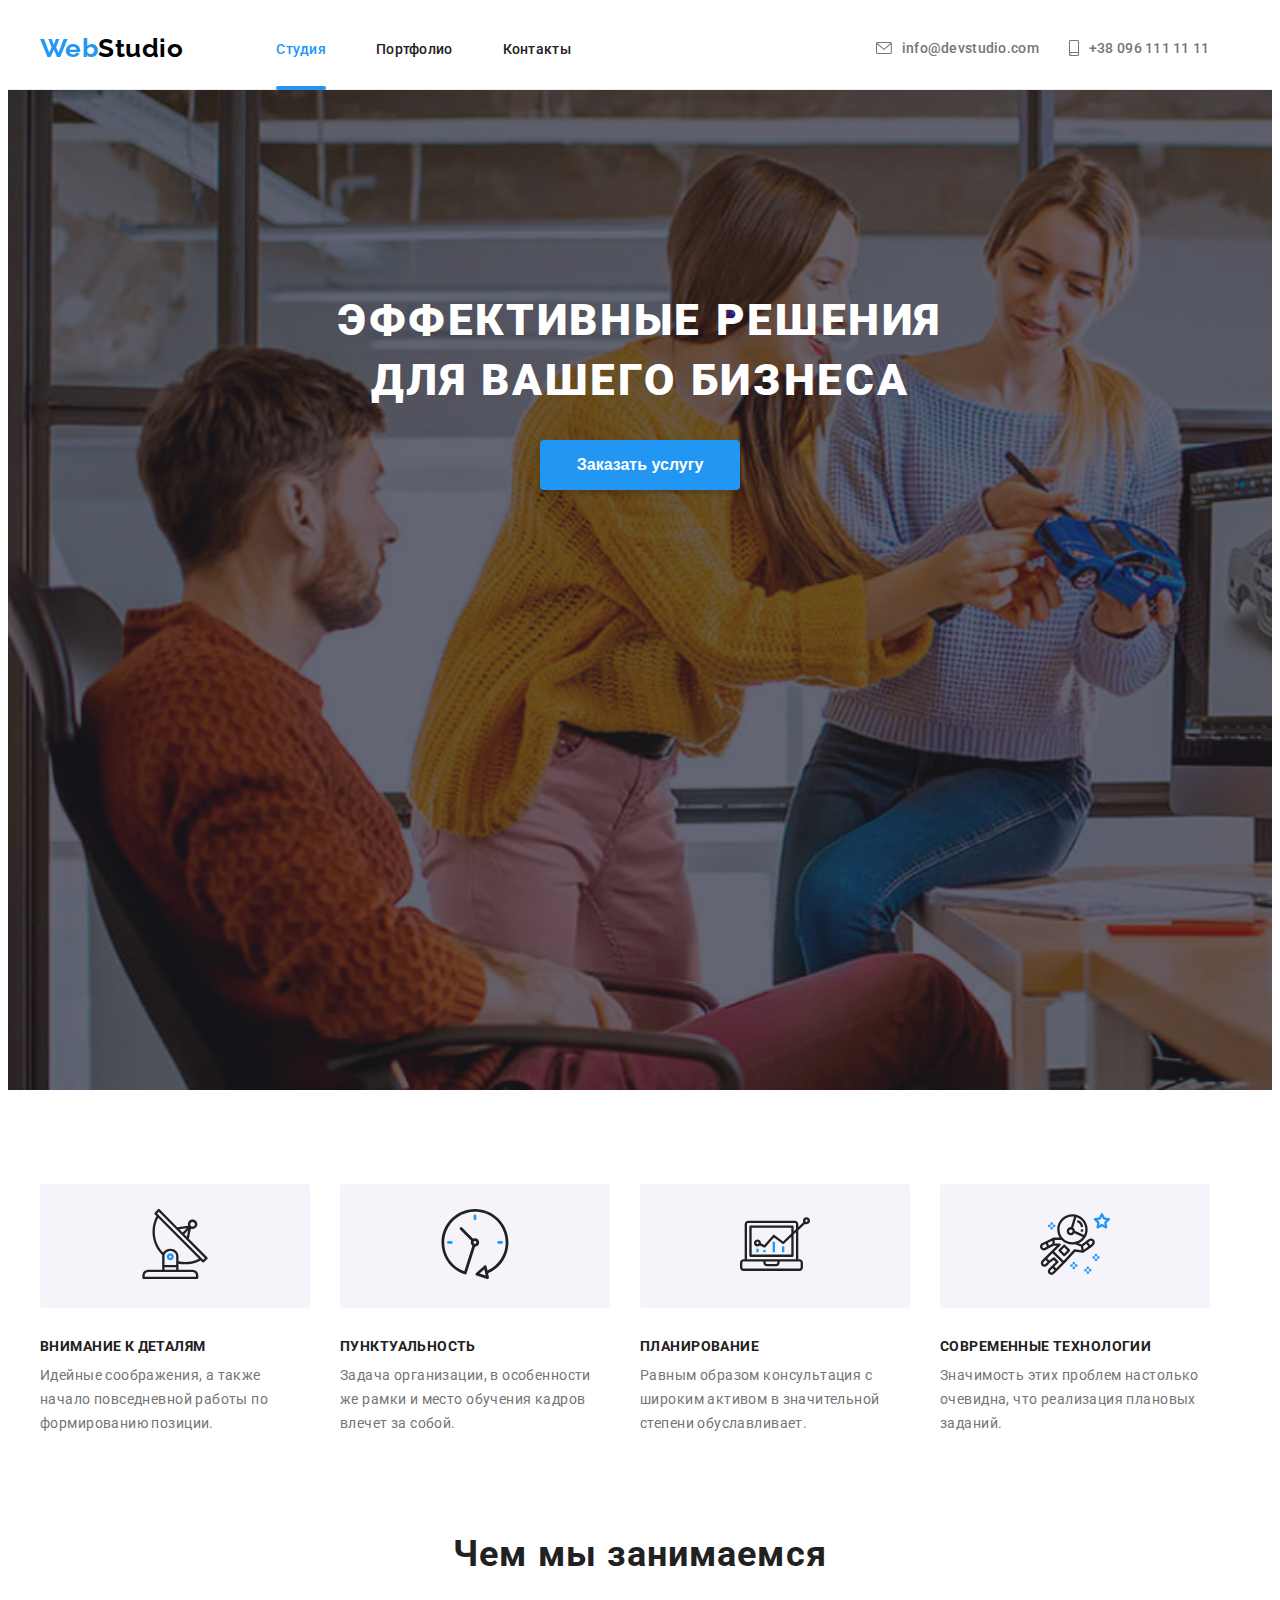
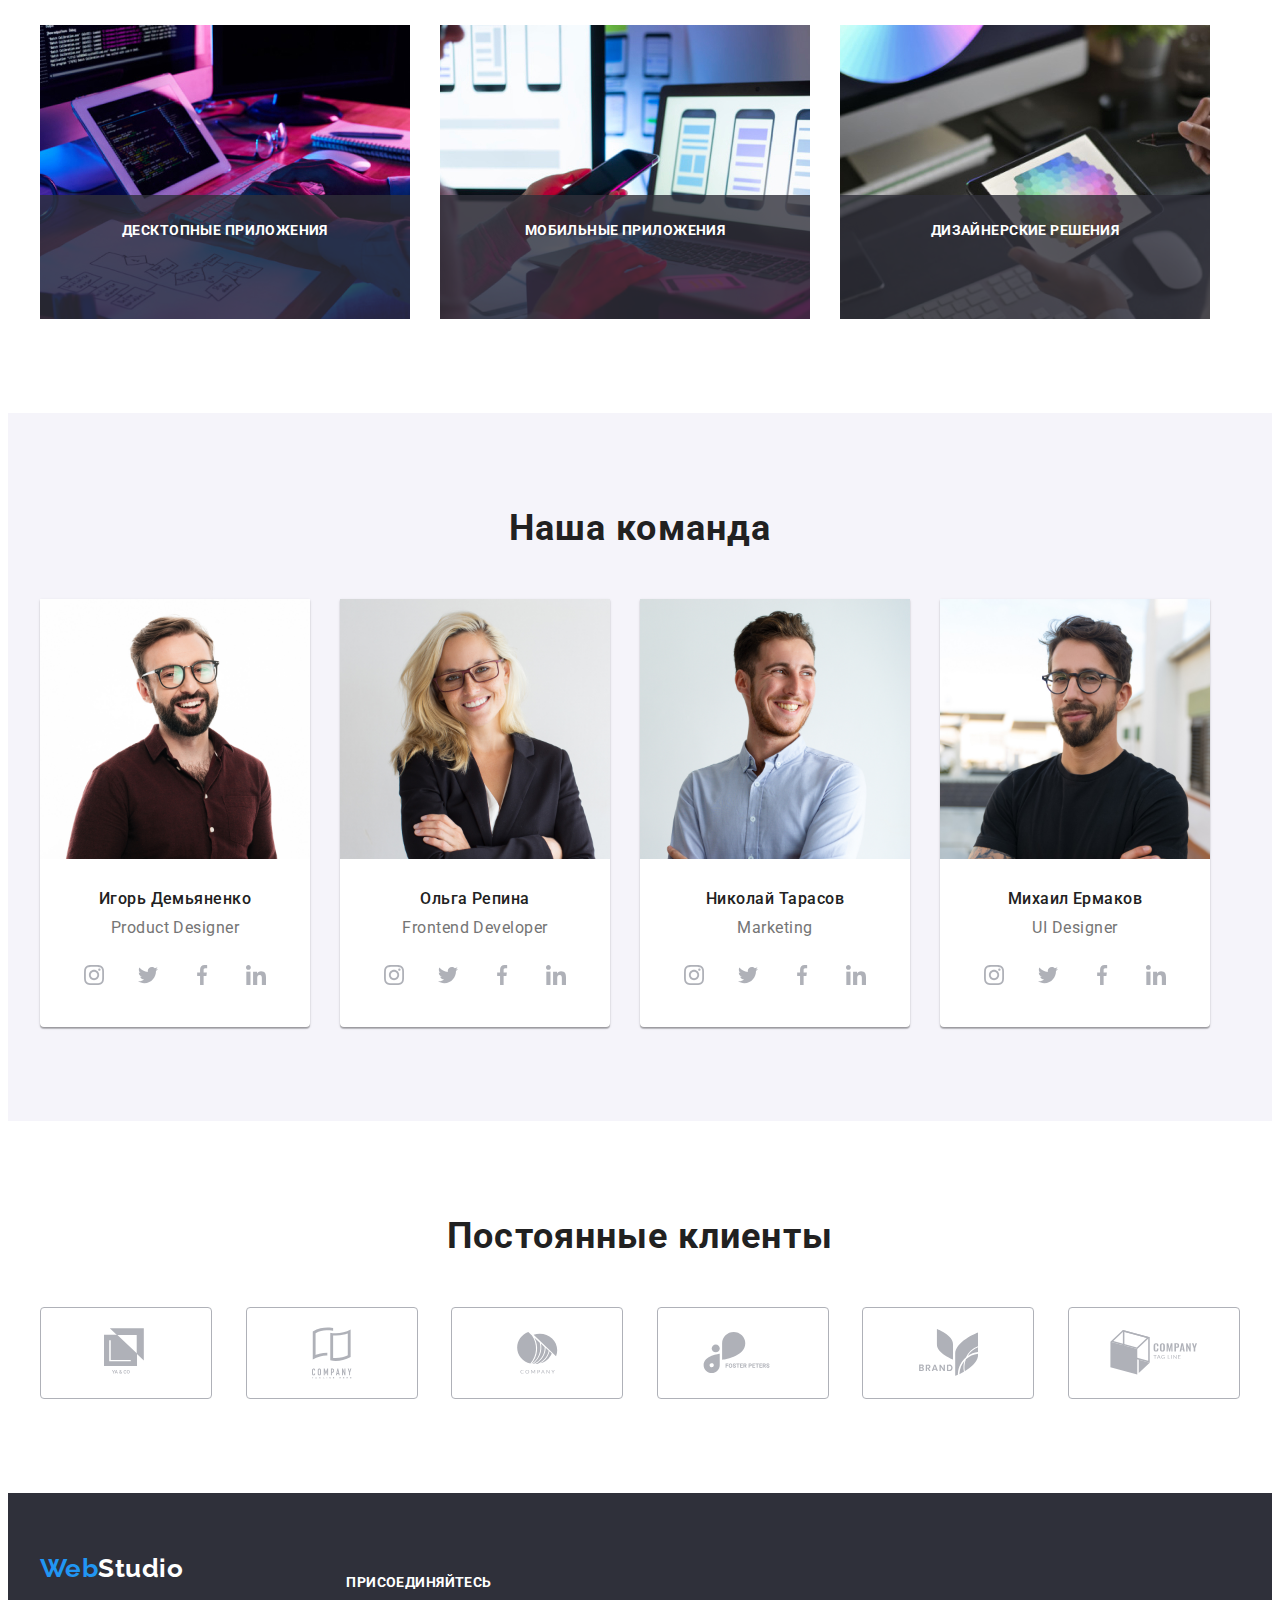
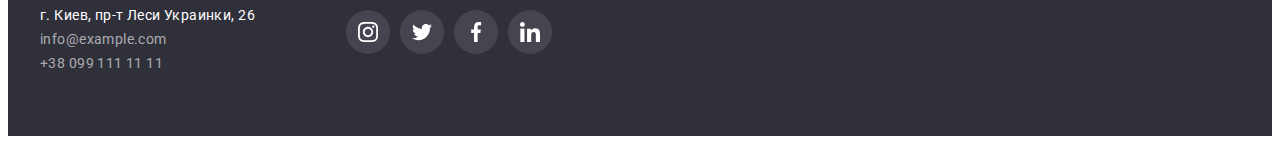
<file: index.html>
<!DOCTYPE html>
<html lang="ru">
  <head>
    <meta charset="UTF-8" />
    <meta name="viewport" content="width=device-width, initial-scale=1.0" />
    <title>ВебСтудио</title>
    <link rel="preconnect" href="https://fonts.gstatic.com">
<link href="https://fonts.googleapis.com/css2?family=Oleo+Script&family=Raleway:wght@700&family=Roboto:wght@400;500;700;900&display=swap" rel="stylesheet">
<link rel="stylesheet" href="https://cdnjs.cloudflare.com/ajax/libs/modern-normalize/1.0.0/modern-normalize.min.css" integrity="sha512-ISS7cAi1PEhQ8jnbJpJZMd29NlhNj4AWYyLOSp2CE/CsHxTCu+r+t0D2yoJudVrd0/8fTVPUVDzY5Tvli75u/g==" crossorigin="anonymous" />
<link rel="stylesheet" href="./css/styles.css">
  </head>
  <body>
    <header class="header">
      <div class="container">
      <nav class="navigation">
        <a class="logo" href="/"><span class="word-web">Web</span>Studio</a>
        <ul class="main-nav">
         <li class="main-item">
            <a class="main-item-link current" href="#">Студия</a>
          </li>
          <li class="main-item">
            <a class="main-item-link" href="./portpholio.html">Портфолио</a>
          </li>
          <li class="main-item">
            <a class="main-item-link" href="#">Контакты</a>
          </li>
        </ul>
      </nav>
      <section>
       <ul class="information">
          <li class="info">
        <a class="info-link-mail" href="mailto:info@devstudio.com">
          <svg class="info-svg-mail">
            <use href="./images/Icons/sprite.svg#mail"></use>
          </svg>
          info@devstudio.com</a>
           </li>
          <li class="info">          
            <a class="info-link-phone" href="tel:+380961111111">
            <svg class="info-svg-phone">
              <use href="./images/Icons/sprite.svg#phone"></use>
            </svg>
            +38 096 111 11 11</a>
             </li>
        </ul>
      </section>
    </div>
    </header>
    <main>
      <!--HERO-->
      <section class="hero-cont">
        <div class="container">
        <h1 class="hero">ЭФФЕКТИВНЫЕ РЕШЕНИЯ <br> ДЛЯ ВАШЕГО БИЗНЕСА</h1>
        <button class="button-hero" type="button" data-modal-open>Заказать услугу</button>
      </div>
      </section>
          <!--Наши преимущества-->
      <section class="meta">
        <div class="container">
        <h2 class="our-plus">Наши преимущества</h2>
        <div class="advantage-box">
        <ul class="advantage-flex">
          <li class="advantage">
            <div class="advantage-icons">
              <svg class="advantage-svg" width="70" height="70">
                <use href="./images/Icons/sprite.svg#antenna"></use>
              </svg>
            </div>
          <div class="advatage-text">
           <h3 class="advantage-item"> Внимание к деталям</h3>
            <p class="advantage-details">Идейные соображения, а также начало повседневной работы по
              формированию позиции.</p>
            </div>
            </li>
          <li class="advantage">
            <div class="advantage-icons">
              <svg class="advantage-svg" width="70" height="70">
                <use href="./images/Icons/sprite.svg#clock"></use>
              </svg>
            </div>
            <div class="advatage-text">
              <h3 class="advantage-item">Пунктуальность</h3>
            <p class="advantage-details">Задача организации, в особенности же рамки и место обучения кадров
              влечет за собой.</p>
          </div>
          </li>      
          <li class="advantage">
            <div class="advantage-icons">
              <svg class="advantage-svg" width="70" height="70">
                <use href="./images/Icons/sprite.svg#diagram"></use>
              </svg>
            </div>
            <div class="advatage-text">
            <h3 class="advantage-item">Планирование</h3>
            <p class="advantage-details">Равным образом консультация с широким активом в значительной
              степени обуславливает.</p>
          </div>
          </li>
          <li class="advantage">
            <div class="advantage-icons">
              <svg class="advantage-svg" width="70" height="70">
                <use href="./images/Icons/sprite.svg#astronaut"></use>
              </svg>  
            </div>
          <div class="advatage-text">
                        <h3 class="advantage-item">Современные технологии</h3>
            <p class="advantage-details">Значимость этих проблем настолько очевидна, что реализация
              плановых заданий.</p>
          </div>
          </li>       
        </ul>
        </div>
      </div>
      </section>
      <!--Наши занятия-->
      <section class="benefits">
        <div class="container">
        <h2 class="our-work">Чем мы занимаемся</h2>
        <ul class="our-work-flex">
          <li class="img-item">
            <img
              src="./images/our-work/img-1.jpg"
              alt="работаем с компьютерами"
              width="370"
              height="294"/>
              <div class="our-work-info">
              <p class="our-work-text">Десктопные приложения</p></div>
          </li>
          <li class="img-item">
            <img
              src="./images/our-work/img-2.jpg"
              alt="работаем с мобильными устройствами"
              width="370"
              height="294"/>
              <div class="our-work-info">
              <p class="our-work-text">Мобильные приложения</p></div>
          </li>
          <li class="img-item">
            <img
              src="./images/our-work/img-3.jpg"
              alt="работаем с планшетами"
              width="370"
              height="294"/>
              <div class="our-work-info">
              <p class="our-work-text">Дизайнерские решения</p></div>
          </li>
        </ul>
      </div>
      </section>
      <!--Наша команда-->
      <section class="comanda">
        <div class="container">
          <h2 class="our-team">Наша команда</h2>
        <ul class="our-team-flex">
          <li class="img-item">
            <div class="picture">
            <img src="./images/our-comanda/igor.jpg"
              alt="Ihor Demyanenko"
              height="260"
              width="270"/>
            <div class="img-text">
            <h3 class="team">Игорь Демьяненко</h3>
            <p class="team-spec" lang="en">Product Designer</p> 

            <ul class="seti-icons">
              <li>
              <a class="seti-icons-box-staff" href="#">
                <svg class="seti-icons-link" width="20" height="20">
                  <use href="./images/Icons/sprite.svg#instagram"></use>
                </svg>        </a>      </li>              
                <li>
              <a href="#" class="seti-icons-box-staff">
                <svg class="seti-icons-link" width="20" height="20">
                  <use href="./images/Icons/sprite.svg#twitter"></use>
                </svg>         </a>     </li>             
                 <li>
              <a href="#" class="seti-icons-box-staff">
                <svg class="seti-icons-link" width="20" height="20">
                  <use href="./images/Icons/sprite.svg#facebook"></use>
                </svg>         </a>     </li>
              <li>
              <a href="#" class="seti-icons-box-staff">
                <svg class="seti-icons-link" width="20" height="20">
                  <use href="./images/Icons/sprite.svg#linkedin"></use>
                </svg>          </a>    </li>
            </ul>
          </div>
          </div>
          </li>        
          <li class="img-item">
            <div class="picture">
            <img              src="./images/our-comanda/olha.jpg"
              alt="Olha Repina"
              height="260"
              width="270"/>
            <div class="img-text">
            <h3 class="team">Ольга Репина</h3>
            <p class="team-spec" lang="en">Frontend Developer</p>
            <ul class="seti-icons">
              <li>
              <a href="#" class="seti-icons-box-staff">
                <svg class="seti-icons-link" width="20" height="20">
                  <use href="./images/Icons/sprite.svg#instagram"></use>
                </svg>      </a>        </li>
              <li>
              <a href="#" class="seti-icons-box-staff">
                <svg class="seti-icons-link" width="20" height="20">
                  <use href="./images/Icons/sprite.svg#twitter"></use>
                </svg>           </a>   </li>
              <li>
              <a href="#" class="seti-icons-box-staff">
                <svg class="seti-icons-link" width="20" height="20">
                  <use href="./images/Icons/sprite.svg#facebook"></use>
                </svg>           </a>   </li>
              <li>
              <a href="#" class="seti-icons-box-staff">
                <svg class="seti-icons-link" width="20" height="20">
                  <use href="./images/Icons/sprite.svg#linkedin"></use>
                </svg>            </a>  </li>
            </ul>
          </div>
            </div>
          </li>

          <li class="img-item">
            <div class="picture">
            <img
              src="./images/our-comanda/nikolay.jpg"
              alt="Nikolay Tarasov"
              height="260"
              width="270"/>
            <div class="img-text">
            <h3 class="team">Николай Тарасов</h3>
            <p class="team-spec" lang="en">Marketing</p>
            <ul class="seti-icons">
              <li>
              <a href="#" class="seti-icons-box-staff">
                <svg class="seti-icons-link" width="20" height="20">
                  <use href="./images/Icons/sprite.svg#instagram"></use>
                </svg></a>
              </li>
              <li>
              <a href="#" class="seti-icons-box-staff">
                <svg class="seti-icons-link" width="20" height="20">
                  <use href="./images/Icons/sprite.svg#twitter"></use>
                </svg></a>
              </li>
              <li>
              <a href="#" class="seti-icons-box-staff">
                <svg class="seti-icons-link" width="20" height="20">
                  <use href="./images/Icons/sprite.svg#facebook"></use>
                </svg></a>
              </li>
              <li>
              <a href="#" class="seti-icons-box-staff">
                <svg class="seti-icons-link" width="20" height="20">
                  <use href="./images/Icons/sprite.svg#linkedin"></use>
                </svg>      </a>        </li>
            </ul>
          </div>
            </div>
          </li>

          <li class="img-item">
            <div class="picture">
            <img
              src="./images/our-comanda/mihaiil.jpg"
              alt="Mihail Ermakov"
              height="260"
              width="270"/>
            <div class="img-text">
            <h3 class="team">Михаил Ермаков</h3>
            <p class="team-spec" lang="en">UI Designer</p>
            <ul class="seti-icons">
              <li>
              <a href="#" class="seti-icons-box-staff">
                <svg class="seti-icons-link" width="20" height="20">
                  <use href="./images/Icons/sprite.svg#instagram"></use>
                </svg></a>
              </li>
              <li>
              <a href="#" class="seti-icons-box-staff">
                <svg class="seti-icons-link" width="20" height="20">
                  <use href="./images/Icons/sprite.svg#twitter"></use>
                </svg></a>
              </li>
              <li>
              <a href="#" class="seti-icons-box-staff">
                <svg class="seti-icons-link" width="20" height="20">
                  <use href="./images/Icons/sprite.svg#facebook"></use>
                </svg></a>
              </li>
              <li>
              <a href="#" class="seti-icons-box-staff">
                <svg class="seti-icons-link" width="20" height="20">
                  <use href="./images/Icons/sprite.svg#linkedin"></use>
                </svg>       </a>       </li>
            </ul>
          </div>
          </div>
          </li>
        </ul>
      </div>
      </section>
      <!-- Постоянные клиенты -->
      <section class="clients">
        <div class="container">
          <h2 class="clients-text">Постоянные клиенты</h2>
          <ul class="clients-item">
            <li class="clients-icons">
              <a href="" class="clients-logo"><svg class="clients-icons-svg" width="44" height="49">
                <use href="./images/Icons/sprite.svg#logo-1" ></use>
              </svg> </a>  
            </li>
            <li class="clients-icons">
              <a href="" class="clients-logo"> <svg class="clients-icons-svg" width="40" height="52">
              <use href="./images/Icons/sprite.svg#logo-2" ></use>
            </svg></a>
            </li>
            <li class="clients-icons">
              <a href="" class="clients-logo"> <svg class="clients-icons-svg" width="41" height="42">
              <use href="./images/Icons/sprite.svg#logo-3" ></use>
            </svg></a>
            </li>
            <li class="clients-icons">
              <a href="" class="clients-logo"> <svg class="clients-icons-svg" width="80" height="42">
              <use href="./images/Icons/sprite.svg#logo-4" ></use>
            </svg></a>
            <li class="clients-icons">
              <a href="" class="clients-logo"> <svg class="clients-icons-svg"  width="59" height="47">
              <use href="./images/Icons/sprite.svg#logo-5"></use>
            </svg></a>
            </li>
            <li class="clients-icons">
              <a href="" class="clients-logo"> <svg class="clients-icons-svg" width="88" height="45">
              <use href="./images/Icons/sprite.svg#logo-6" ></use>
            </svg></a>
            </li>
          </ul>
        </div>

      </section>
    </main>
    <!-- Footer -->
    <footer class="footer">
      <div class="container">
      <div class="left-part">
      <a class="logo" href="/"><span class="word-web">Web</span>Studio</a>
      <address class="address-box">
      <ul class="">
        <li class="address">
          <a class="adress-info" href="https://goo.gl/maps/a62ko6QhnqAFwYSS6">г. Киев, пр-т Леси Украинки, 26</a>
        </li>
        <li class="address">
          <a class="adress-info dop" href="mailto:info@example.com">info@example.com</a>
        </li>
        <li class="address">
          <a class="adress-info dop" href="tel:+380991111111">+38 099 111 11 11</a>
        </li>
      </ul>
    </address>
  </div>
  <div class="right-part">
    <h2 class="join">присоединяйтесь</h2>
  <ul class="join-link-list">
    <li class="join-link">
      <a href="#" class="seti-icons-box">
        <svg class="seti-icons-link-white" width="20" height="20">
          <use href="./images/Icons/sprite.svg#instagram"></use>
        </svg></a>
    </li>
    <li class="join-link">
      <a href="#" class="seti-icons-box">
        <svg class="seti-icons-link-white" width="20" height="20">
          <use href="./images/Icons/sprite.svg#twitter"></use>
        </svg></a>
    </li>
    <li class="join-link">
      <a href="#" class="seti-icons-box">
        <svg class="seti-icons-link-white" width="20" height="20">
          <use href="./images/Icons/sprite.svg#facebook"></use>
        </svg></a>
    </li>
    <li class="join-link">
      <a href="#" class="seti-icons-box">
        <svg class="seti-icons-link-white" width="20" height="20">
          <use href="./images/Icons/sprite.svg#linkedin"></use>
        </svg></a>
    </li>
  </ul>
  </div>
  </div>
   </footer>
   <div class="backdrop is-hidden" data-modal>
     <div class="modal">
       <button type="button" class="modal-btn" data-modal-close>
         <svg class="modal-close" width="18" height="18">
           <use href="./images/Icons/sprite.svg#close"></use>
         </svg>
       </button>
     </div>
   </div>
   <script src="./js/modal.js"></script>
  </body>
</html>
</file>
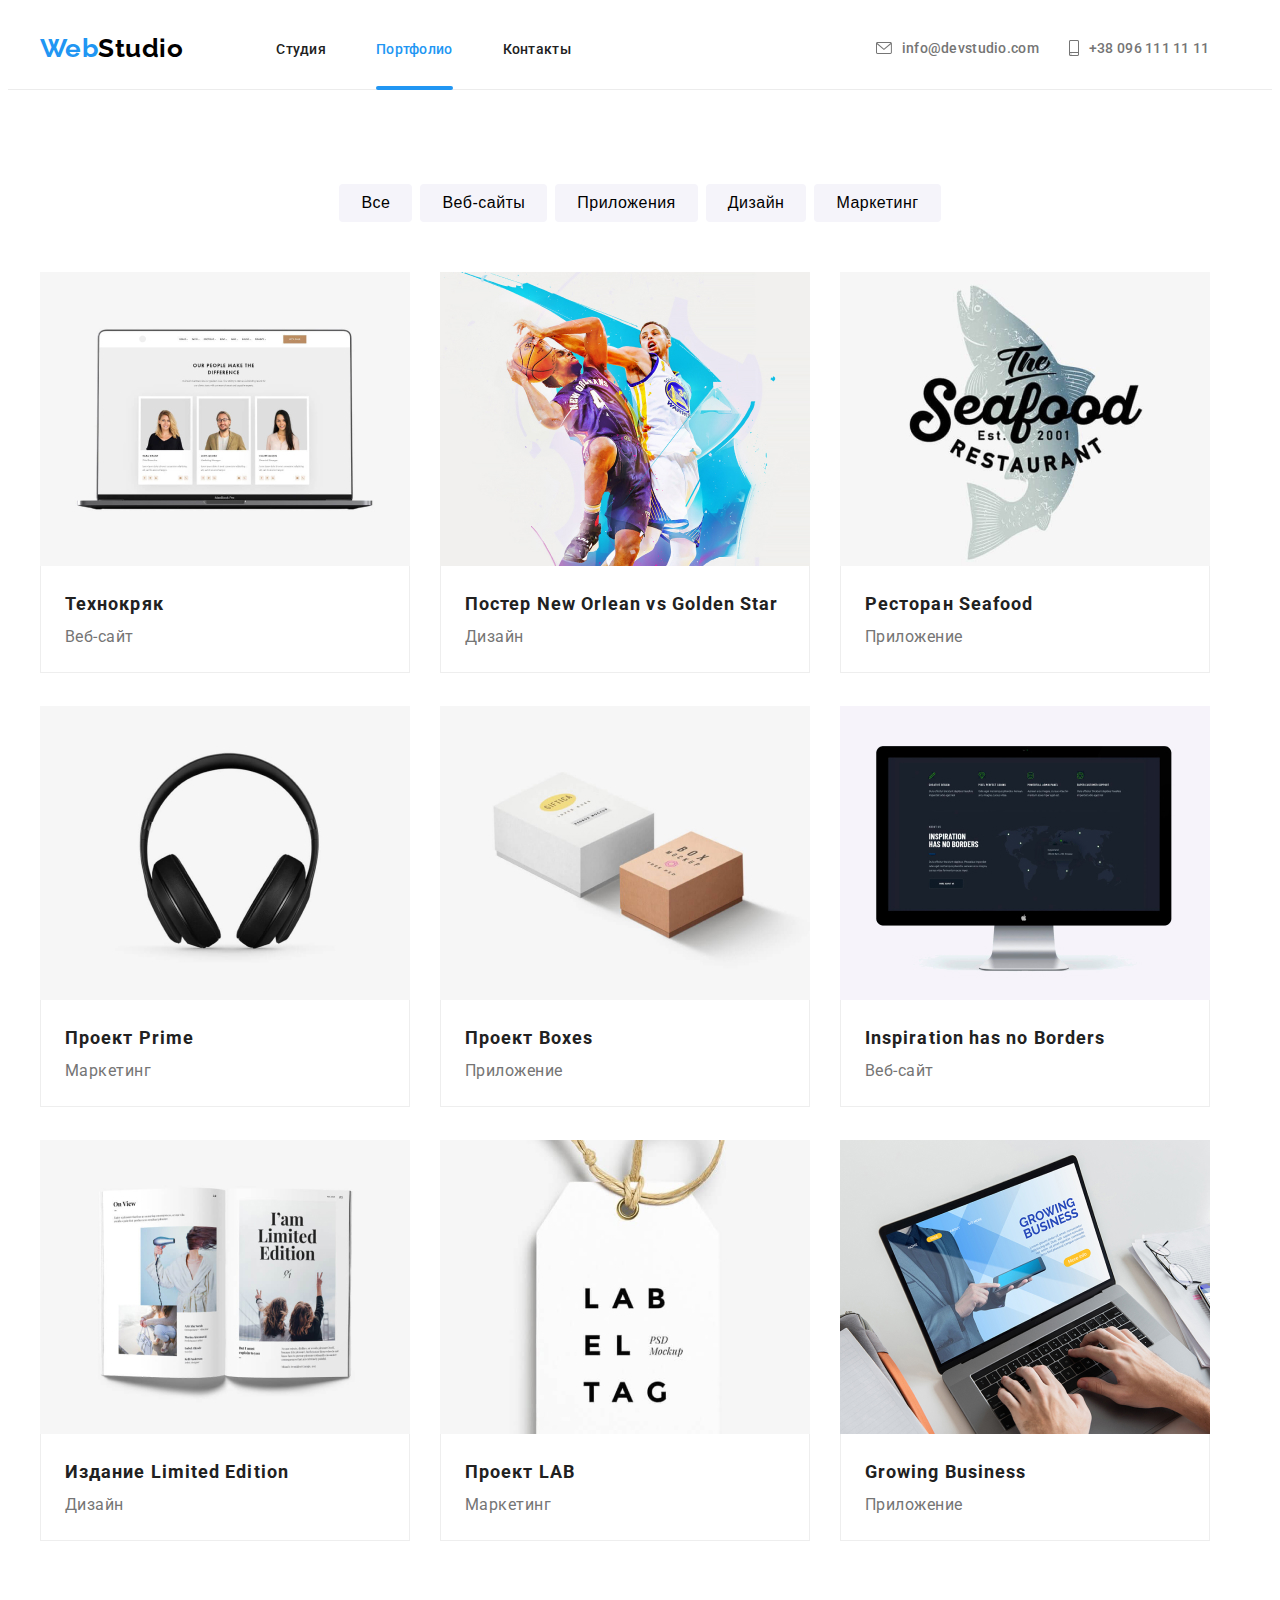
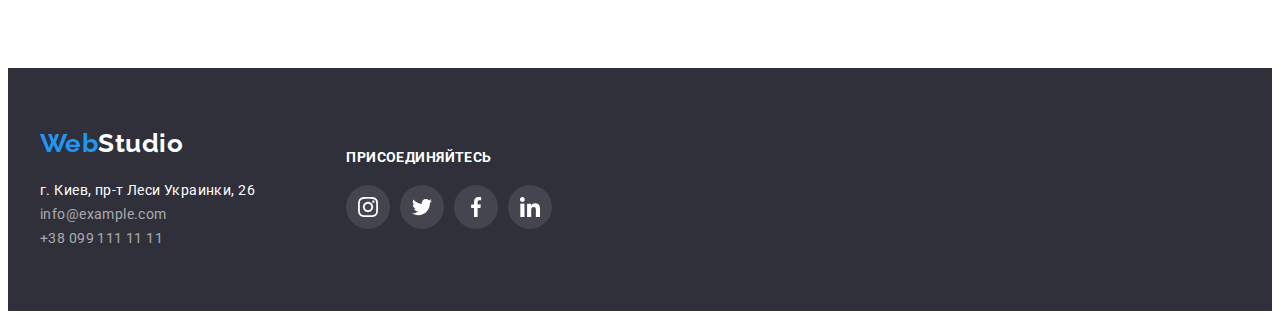
<file: portpholio.html>
<!DOCTYPE html>
<html lang="ru">
  <head>
    <meta charset="UTF-8" />
    <meta name="viewport" content="width=device-width, initial-scale=1.0" />
    <title>ВебСтудио</title>
    <link rel="preconnect" href="https://fonts.gstatic.com">
<link href="https://fonts.googleapis.com/css2?family=Oleo+Script&family=Raleway:wght@700&family=Roboto:wght@400;500;700;900&display=swap" rel="stylesheet">
<link rel="stylesheet" href="https://cdnjs.cloudflare.com/ajax/libs/modern-normalize/1.0.0/modern-normalize.min.css" integrity="sha512-ISS7cAi1PEhQ8jnbJpJZMd29NlhNj4AWYyLOSp2CE/CsHxTCu+r+t0D2yoJudVrd0/8fTVPUVDzY5Tvli75u/g==" crossorigin="anonymous" />
<link rel="stylesheet" href="./css/styles.css">
  </head>
  <body>
    <header class="header">
      <div class="container">
      <nav class="navigation">
        <a class="logo" href="/"><span class="word-web">Web</span>Studio</a>
        <ul class="main-nav">
          <li class="main-item">
            <a class="main-item-link" href="./index.html">Студия</a>
          </li>
          <li class="main-item">
            <a class="main-item-link current" href="#">Портфолио</a>
          </li>
          <li class="main-item">
            <a class="main-item-link" href="#">Контакты</a>
          </li>
        </ul>
      </nav>
      <section>
       <ul class="information">
          <li class="info">
        <a class="info-link-mail" href="mailto:info@devstudio.com">
          <svg class="info-svg-mail">
            <use href="./images/Icons/sprite.svg#mail"></use>
          </svg>
          info@devstudio.com</a>
           </li>
          <li class="info">          
            <a class="info-link-phone" href="tel:+380961111111">
            <svg class="info-svg-phone">
              <use href="./images/Icons/sprite.svg#phone"></use>
            </svg>
            +38 096 111 11 11</a>
             </li>
        </ul>
      </section>
    </div>
    </header>
    <main>
    <section class="portfolio-menu">
      <div class="container">
    <h1 class="our-work-port">Наши работы</h1>
    <ul class="portfolio-nav">
    <li class="our-service-btn"><button class="button-service" type="button">Все</button></li>
    <li class="our-service-btn"><button class="button-service" type="button">Веб-сайты</button></li>
    <li class="our-service-btn"><button class="button-service" type="button">Приложения</button></li>
    <li class="our-service-btn"><button class="button-service" type="button">Дизайн</button></li>
    <li class="our-service-btn"><button class="button-service" type="button">Маркетинг</button></li>
</ul>
<ul class="portfolio-flex">
  <li class="img-portfolio">
    <a class="portfolio-link" href="">
  <div class="service-thumb">
      <img src="./images/Portpholio/tehnokryak.jpg" alt="страница Технокряк" width="370" height="294">
     <p class="service-info" >Технокряк это современная площадка распространения коронавируса. Компании используют эту платформу для цифрового шпионажа и атак на защищённые сервера конкурентов.</p></div>
<div class="portfolio-text">
       <h2 class="service-title" >Технокряк</h2>
           <p class="service-title-info">Веб-сайт</p>
           </div>
          </a></li>
  <li class="img-portfolio">
<a class="portfolio-link" href="">
  <div class="service-thumb">
      <img src="./images/Portpholio/poster.jpg" alt="картинка поста" width="370" height="294">
      <p class="service-info" >Технокряк это современная площадка распространения коронавируса. Компании используют эту платформу для цифрового шпионажа и атак на защищённые сервера конкурентов.</p></div>
      <div class="portfolio-text">
          <h2 class="service-title" >Постер New Orlean vs Golden Star</h2>
          <p class="service-title-info" >Дизайн</p>
            </div></a>
              </li>
  <li class="img-portfolio">
<a class="portfolio-link" href="">
  <div class="service-thumb">
      <img src="./images/Portpholio/restoran.jpg" alt="лого ресторана" width="370" height="294">
      <p class="service-info" >Технокряк это современная площадка распространения коронавируса. Компании используют эту платформу для цифрового шпионажа и атак на защищённые сервера конкурентов.</p></div>
      <div class="portfolio-text">
          <h2 class="service-title" >Ресторан Seafood</h2>
          <p class="service-title-info" >Приложение</p>
            </div></a>
            </li>
  <li class="img-portfolio">
<a class="portfolio-link" href="">
  <div class="service-thumb">
      <img src="./images/Portpholio/prime.jpg" alt="картинка наушников" width="370" height="294">
      <p class="service-info" >Технокряк это современная площадка распространения коронавируса. Компании используют эту платформу для цифрового шпионажа и атак на защищённые сервера конкурентов.</p></div>
      <div class="portfolio-text">               
<h2 class="service-title" >Проект Prime</h2>
              <p class="service-title-info" >Маркетинг</p>
              </div></a>
              </li>
  <li class="img-portfolio">
<a class="portfolio-link" href="">
  <div class="service-thumb">
      <img src="./images/Portpholio/boxes.jpg" alt="картинка упаковок" width="370" height="294">
      <p class="service-info" >Технокряк это современная площадка распространения коронавируса. Компании используют эту платформу для цифрового шпионажа и атак на защищённые сервера конкурентов.</p></div>
      <div class="portfolio-text">       
<h2 class="service-title" >Проект Boxes</h2>
      <p class="service-title-info" >Приложение</p>
             </div> </a> 
              </li>
  <li class="img-portfolio">
<a class="portfolio-link" href="">
  <div class="service-thumb">
      <img src="./images/Portpholio/borders.jpg" alt="картинка сайта Borders" width="370" height="294">
      <p class="service-info" >Технокряк это современная площадка распространения коронавируса. Компании используют эту платформу для цифрового шпионажа и атак на защищённые сервера конкурентов.</p></div>
      <div class="portfolio-text">           
<h2 class="service-title" >Inspiration has no Borders</h2>
      <p class="service-title-info" >Веб-сайт</p>
            </div></a>
            </li>
  <li class="img-portfolio">
<a class="portfolio-link" href="#">
  <div class="service-thumb">
      <img src="./images/Portpholio/limited.jpg" alt="картинка издания" width="370" height="294">
      <p class="service-info" >Технокряк это современная площадка распространения коронавируса. Компании используют эту платформу для цифрового шпионажа и атак на защищённые сервера конкурентов.</p></div>
      <div class="portfolio-text">             
<h2 class="service-title" >Издание Limited Edition</h2>
              <p class="service-title-info" >Дизайн </p>
              </div> </a>
               </li>
  <li class="img-portfolio">
<a class="portfolio-link" href="">
  <div class="service-thumb">
      <img src="./images/Portpholio/LAB.jpg" alt="картинка этикетки" width="370" height="294">
      <p class="service-info" >Технокряк это современная площадка распространения коронавируса. Компании используют эту платформу для цифрового шпионажа и атак на защищённые сервера конкурентов.</p></div>
      <div class="portfolio-text">              
<h2 class="service-title" >Проект LAB</h2>
              <p class="service-title-info" >Маркетинг</p>
              </div></a>
               </li>
  <li class="img-portfolio">
<a class="portfolio-link" href="">
  <div class="service-thumb">
    <img src="./images/Portpholio/growing.jpg" alt="картинка ноута" width="370" height="294">
    <p class="service-info" >Технокряк это современная площадка распространения коронавируса. Компании используют эту платформу для цифрового шпионажа и атак на защищённые сервера конкурентов.</p></div>
  <div class="portfolio-text">             
<h2 class="service-title">Growing Business</h2>
              <p class="service-title-info" >Приложение</p>
              </div> </a>
              </li>
</ul>
</div>
</section>
</main>
    <footer class="footer">
      <div class="container">
      <div class="left-part">
      <a class="logo" href="/"><span class="word-web">Web</span>Studio</a>
      <address class="address-box">
      <ul class="">
        <li class="address">
          <a class="adress-info" href="https://goo.gl/maps/a62ko6QhnqAFwYSS6">г. Киев, пр-т Леси Украинки, 26</a>
        </li>
        <li class="address">
          <a class="adress-info dop" href="mailto:info@example.com">info@example.com</a>
        </li>
        <li class="address">
          <a class="adress-info dop" href="tel:+380991111111">+38 099 111 11 11</a>
        </li>
      </ul>
    </address>
  </div>
  <div class="right-part">
    <h2 class="join">присоединяйтесь</h2>
  <ul class="join-link-list">
    <li class="join-link">
      <a href="#" class="seti-icons-box">
        <svg class="seti-icons-link-white" width="20" height="20">
          <use href="./images/Icons/sprite.svg#instagram"></use>
        </svg></a>
    </li>
    <li class="join-link">
      <a href="#" class="seti-icons-box">
        <svg class="seti-icons-link-white" width="20" height="20">
          <use href="./images/Icons/sprite.svg#twitter"></use>
        </svg></a>
    </li>
    <li class="join-link">
      <a href="#" class="seti-icons-box">
        <svg class="seti-icons-link-white" width="20" height="20">
          <use href="./images/Icons/sprite.svg#facebook"></use>
        </svg></a>
    </li>
    <li class="join-link">
      <a href="#" class="seti-icons-box">
        <svg class="seti-icons-link-white" width="20" height="20">
          <use href="./images/Icons/sprite.svg#linkedin"></use>
        </svg></a>
    </li>
  </ul>
  </div>
  </div>
   </footer>
    </body>
  </html>
</file>
<file: css/styles.css>
body {
font-family: "Roboto", sans-serif;
letter-spacing: 0.03em;
}

h1,
h2,
h3,
h4,
h5,
h6,
p {
margin: 0;
}


ol,
ul{
margin: 0;
padding: 0;
}

img {
display: block;
}

.main-item,
.info,
.advantage,
.img-item,
.img-portfolio,
.address,
.our-service-btn,
.clients-item,
.seti-icons,
.join-link-list {
list-style-type: none;
}

.container {
width: 1200px;
padding-right: 15px;
padding-left: 15px;
margin: 0 auto;
}

/* Header */
.header {
padding-bottom: 25px;
padding-top: 25px;
border-bottom: 1px solid #ECECEC;
}

.header .container {
display: flex;
align-items: center;
}

.navigation{
display: flex;
align-items: center;
}

.logo {
margin-right: 93px;
font-family: "Raleway", sans-serif;
font-weight: 700;
color: #000000;
font-size: 26px;
line-height: 1.192;
text-decoration:none;
}

.word-web {
color: #2196F3;
}

.main-item:not(:last-child) {
margin-right: 50px;
}

.main-nav {
display: flex;
align-items: center;

height: 16px;
}

.main-item-link {
font-weight: 500;
font-size: 14px;
line-height: 1.143;
letter-spacing: 0.02em;
text-decoration:none;

color: #212121;
transition:color 250ms cubic-bezier(0.4, 0, 0.2, 1);
}

.main-item {
position: relative;
}

.current::after {
display: block;
content: '';

position: absolute;
width: 100%;
height: 4px;
bottom: -32px;

background: #2196F3;
border-radius: 2px;
}

.main-item-link:focus,
.main-item-link:hover{
color: #2196F3;
}

.current {
color: #2196F3
}

.information {
display: flex;
align-items: center;
}

.info {
display: flex;
align-items: center;
/* margin-right: 10px; */
font-weight: 500;
font-size: 14px;
line-height:1.143;
letter-spacing: 0.02em; 

transform: color;
transition-property: inherit;
transition-duration: 250ms;
}

.info:first-child {
margin-left: 305px;
margin-right: 30px;
}

.info-link-mail,
.info-link-phone {
display: flex;
align-items: center;
text-decoration:none;    
color: #757575;

transition:all 250ms cubic-bezier(0.4, 0, 0.2, 1);
}

.info-svg-mail {
width: 16px;
height: 12px;
margin-right: 10px;
fill:currentColor ;
}


.info-svg-phone{
width: 10px;
height: 16px;
margin-right: 10px;
fill:currentColor ;
}

.info-link-phone:hover,
.info-link-phone:focus,
.info-link-mail:hover,
.info-link-mail:focus {
color: #2196F3;
fill: #2196F3;
}

/* HERO */
.hero-cont {
padding-top: 200px;
padding-bottom: 200px;

max-width: 1600px;

background-color:#C4C4C4;;
background-image:linear-gradient(rgba(47, 48, 58, 0.4), rgba(47, 48, 58, 0.4)),
url(../images/hero/Img.jpg);
height: 600px;
background-repeat: no-repeat;
background-size: cover;
}

.hero{
width: 696px;
height: 120px;

text-align: center;

font-weight: 900;
font-size: 44px;
line-height: 1.364;
letter-spacing: 0.06em;
text-transform: uppercase;
color: #FFFFFF;;

margin-left: auto;
margin-right: auto;
margin-bottom: 30px;
}

.button-hero {
display: block;
width: 200px;
height: 50px;

margin-left: auto;
margin-right: auto;

font-weight: 700;
font-size: 16px;
line-height: 1.875;

color: #FFFFFF;
background: #2196F3;
box-shadow: 0px 4px 4px rgba(0, 0, 0, 0.15);
border-radius: 4px;
border: none;
}

/* Наши преимущества */
.meta {
padding: 94px 0;
}

.our-plus {
display: none;
}

.advantage {
display: inline-block;
}

.advantage:not(:last-child) {
margin-right: 30px;
}

.advantage-flex {
display: flex;
}

.advatage-text {
display: inline-block;
width: 270px;
height: 101px;
}

.advantage-icons {
background-position: 50% 50%;

padding: 25px 100px;
margin-bottom: 30px;

background: #F5F4FA;
border-radius: 4px;
}

.advantage-item {
 font-weight: 700;
font-size: 14px;
line-height: 1.143;
letter-spacing: 0.03em;
text-transform: uppercase;

margin-bottom: 10px;
    
color: #212121;
}

.advantage-details {
font-weight: 400;
font-size: 14px;
line-height: 1.714;
letter-spacing: 0.03em;
 
color: #757575;
}

/* Наши занятия */
.benefits {
padding-bottom: 94px;
}

.our-work{
margin-bottom: 50px;

font-weight: 700;
font-size: 36px;
line-height: 1.167;
text-align: center;
letter-spacing: 0.03em;
    
color: #212121;
}

.our-work-flex {
display: flex;
}

.img-item:not(:last-child) {
margin-right: 30px;
}

.our-work-text {
width: 370px;
height: 70px;

background-color: rgba(47, 48, 58, 0.8);

padding-top: 27px;
padding-bottom: 27px;

font-weight: 700;
font-size: 14px;
line-height: 1.143;
letter-spacing: 0.03em;
text-transform: uppercase;

color: #FFFFFF;
}

.img-item {
position: relative;
}

.our-work-info {
position: absolute;
bottom: 0;

display: flex;
text-align: center;
}

/* Наша команда */
.comanda {
background-color: #F5F4FA;
padding-top: 94px;
padding-bottom: 94px;
}

.our-team {
margin-bottom: 50px;

font-weight: 700;
font-size: 36px;
line-height: 1.167;
text-align: center;
letter-spacing: 0.03em;
    
color: #212121;
}

.our-team-flex {
display: flex;
}

.img-text {
padding: 30px 0;

}

.team{
font-weight: 500;
font-size: 16px;
line-height: 1.188;
text-align: center;
letter-spacing: 0.03em;
    
color: #212121;
}

.team-spec {
margin-top: 10px;
margin-bottom: 16px;

font-weight: 400;
font-size: 16px;
line-height: 1.188;
text-align: center;
letter-spacing: 0.03em;
    
color: #757575;
}

.picture {
background-color:#FFFFFF;
box-shadow: 0px 1px 3px rgba(0, 0, 0, 0.12), 0px 1px 1px rgba(0, 0, 0, 0.14), 0px 2px 1px rgba(0, 0, 0, 0.2);
border-radius: 0px 0px 4px 4px;
}

.seti-icons {
display: flex;
justify-content: space-between;
align-items: center;
width: 206px;
height: 44px;

margin-right: auto;
margin-left: auto;
}

.seti-icons-box-staff {
display: flex;
justify-content: center;
align-items: center;

width: 44px;
height: 44px;

fill:#AFB1B8;

transition: all 250ms cubic-bezier(0.4, 0, 0.2, 1);
}

.seti-icons-box-staff:hover,
.seti-icons-box-staff:focus {
border-radius: 50%;
background-color: #2196F3;
fill:#FFFFFF;
}

/* Постоянные клиенты */
.clients {
padding-top: 94px;
padding-bottom: 94px;
}

.clients-text {
font-style: normal;
font-weight: 700;
font-size: 36px;
line-height: 1.167;
text-align: center;
letter-spacing: 0.03em;

margin-bottom: 50px;
    
color: #212121;     
}

.clients-item {
display: flex;
justify-content: space-between;
}

.clients-icons-svg {
fill: #AFB1B8;
transition: fill 250ms cubic-bezier(0.4, 0, 0.2, 1);
}

.clients-logo:hover .clients-icons-svg,
.clients-logo:focus .clients-icons-svg {
fill: #2196F3;

}

.clients-logo:hover,
.clients-logo:focus {
border:1px solid #2196F3;
}

.clients-logo {
display: flex;
justify-content: center;
align-items: center;

width: 170px;
height: 90px;
border:1px solid #AFB1B8;
border-radius: 4px; 

transition: border 250ms cubic-bezier(0.4, 0, 0.2, 1);
}

/* Footer */
.footer {
background-color:#2F303A;
padding-top: 60px;
padding-bottom: 60px;
}

.footer .logo {
color: #FFFFFF;
}

.footer .container{
display: flex;
align-items:center;
}

.left-part{
margin-right: 70px;
}

.address-box {
margin-top: 20px;
}

.adress-info {
font-weight: 400;
font-style: normal;
font-size: 14px;
line-height: 1.714;
letter-spacing: 0.03em;
text-decoration:none;
    
color: #FFFFFF;
}

.dop {
color: rgba(255, 255, 255, 0.6);
}

.right-part{
display: inline-block;

width: 206px;
height: 80px;
}

.join{
font-weight: 700;
font-size: 14px;
line-height: 1.143;
letter-spacing: 0.03em;
text-transform: uppercase;

margin-bottom: 20px;
    
color: #FFFFFF;
}

.join-link-list {
display: flex;
text-align: center;

width: 206px;
height: 44px;
}

.join-link-list {
display: flex;
justify-content: space-between;
}

.seti-icons-box {
display: flex;
justify-content: center;
align-items: center;

width: 44px;
height: 44px;

margin-left: 0;
margin-right: 0;

border-radius: 50%;
background-color: rgba(255, 255, 255, 0.1);

fill: #FFFFFF;

transition: all 250ms cubic-bezier(0.4, 0, 0.2, 1);
}

.seti-icons-box:not(:last-child) {
margin-right: 10px;
}

.seti-icons-box:hover,
.seti-icons-box:focus {
background-color: #2196F3;
}

/* --Модальное окно-- */
.backdrop {
position: fixed;
width: 100%;
height: 100%;
top: 0;
left: 0;
background-color: rgba(0, 0, 0, 0.2);

transition: all 250ms cubic-bezier(0.4, 0, 0.2, 1);
}

.modal {
position: absolute;
top: 50%;
left: 50%;
transform: translate(-50%, -50%);

width: 528px;
height: 581px;
    
background: #FFFFFF;
box-shadow: 0px 1px 3px rgba(0, 0, 0, 0.12), 0px 1px 1px rgba(0, 0, 0, 0.14), 0px 2px 1px rgba(0, 0, 0, 0.2);
border-radius: 4px;
}

.modal-btn {
position: absolute; 
top: 8px;
right: 8px;

display: flex;
align-items: center;
width: 30px;
height: 30px;
border-radius: 50%;
background: transparent;
border: 1px solid rgba(0, 0, 0, 0.1);
cursor: pointer;
}

.modal-close {
fill: #000000;
}

.is-hidden {
opacity: 0;
pointer-events: none;
visibility: hidden;
}

/* ПОРТФОЛИО */
.portfolio-menu {
padding: 94px 0;
}
    
.our-work-port {
display: none;
}
    
.portfolio-nav {
display: flex;
justify-content: center;
margin-bottom: 50px;
}
    
.our-service-btn:not(:last-child){
margin-right: 8px;
}
    
.our-service-btn {
min-width: 73px;

border-radius: 4px;
}
    
.button-service {
padding: 6px 22px;
font-weight: 500;
font-size: 16px;
line-height: 1.625; 
text-align: center;
letter-spacing: 0.03em;    
background: #F5F4FA;
    
border-radius: 4px;
border: none;   
    
transition: all 250ms cubic-bezier(0.4, 0, 0.2, 1);
}
    
.button-service:focus,
.button-service:hover {
border: none;
    
border-radius: 4px;
background-color: #2196F3;
color: #FFFFFF;
}
    
.portfolio-flex {
display:flex;
align-items: centert;
flex-wrap: wrap;
}
    
.img-portfolio {
position: relative;
margin-right: 30px;
margin-bottom: 30px;

height: 404px;
}
    
.img-portfolio:nth-child(3n){
margin-right: 0;
}
    
.portfolio-link:hover .service-info,
.portfolio-link:focus .service-info {
transform: translateY(0); 
}


.portfolio-link {
 display: block;
text-decoration: none;
 }
    
.portfolio-text {
padding: 20px 24px;
border-right: 1px solid #EEEEEE;
border-left: 1px solid #EEEEEE;
border-bottom: 1px solid #EEEEEE;
    
}
    
.service-title {
font-weight: 700;
font-size: 18px;
line-height: 2;
letter-spacing: 0.06em;
        
color: #212121;
}

.service-title-info {
font-weight: 400;
font-size: 16px;
line-height: 1.875;
letter-spacing: 0.03em;
        
color: #757575;
} 

.service-thumb {
position: relative;
display: flex;
text-align: center;

overflow: hidden;
}

.service-info {
position: absolute;
width: 100%;
height: 100%;

left: 0;
top: 0;

padding: 63px 24px;

font-weight: 400;
font-size: 18px;
line-height: 1.556;
letter-spacing: 0.03em;

background-color: rgba(33, 150, 243, 0.9);

color: #FFFFFF;

transform: translateY(100%);
transition: transform 250ms cubic-bezier(0.4, 0, 0.2, 1);
}
</file>
